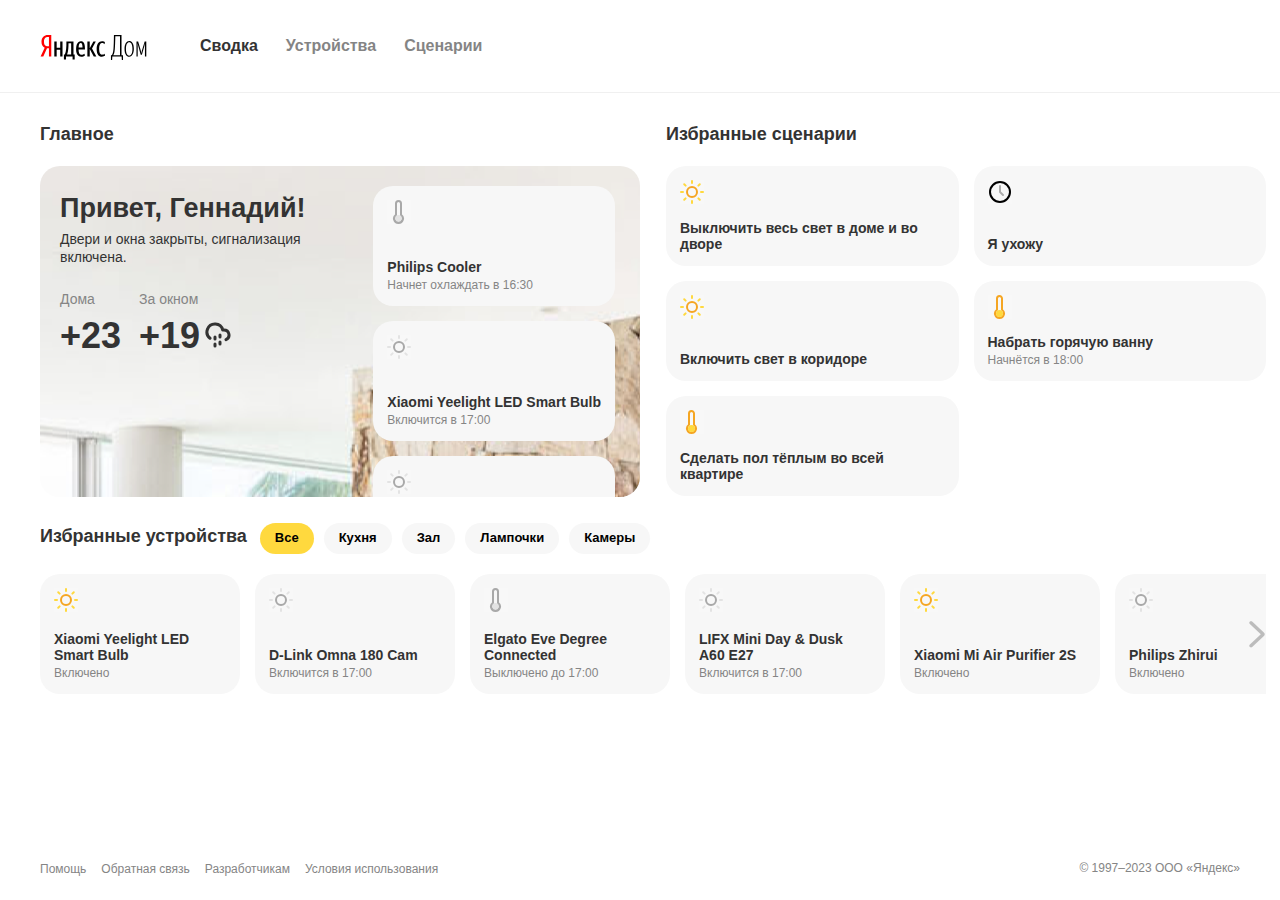
<file: index.html>
<!DOCTYPE html>
<html lang="ru">

<head>
  <meta charset="UTF-8" />
  <meta name="viewport" content="width=device-width, initial-scale=1.0" />
  <title>Яндекс.Дом</title>
  <script type="module" crossorigin src="/assets/index-c41c39b7.js"></script>
  <link rel="stylesheet" href="/assets/index-2fe6a1de.css">
</head>

<body>
  <div id="root"></div>
  
</body>

</html>
</file>
<file: assets/index-2fe6a1de.css>
html,body,div,span,applet,object,iframe,h1,h2,h3,h4,h5,h6,p,blockquote,pre,a,abbr,acronym,address,big,cite,code,del,dfn,em,img,ins,kbd,q,s,samp,small,strike,strong,sub,sup,tt,var,b,u,i,center,dl,dt,dd,ol,ul,li,fieldset,form,label,legend,table,caption,tbody,tfoot,thead,tr,th,td,article,aside,canvas,details,embed,figure,figcaption,footer,header,hgroup,menu,nav,output,ruby,section,summary,time,mark,audio,video{margin:0;padding:0;border:0;font-size:100%;font:inherit;vertical-align:baseline}article,aside,details,figcaption,figure,footer,header,hgroup,menu,nav,section{display:block}body{line-height:1}ol,ul{list-style:none}blockquote,q{quotes:none}blockquote:before,blockquote:after,q:before,q:after{content:"";content:none}table{border-collapse:collapse;border-spacing:0}html{font-size:100%;font-family:Arial,sans-serif;line-height:1.25}body{display:flex;flex-direction:column;font-family:inherit;line-height:inherit;margin:0}html,body{height:100%}.a11y-hidden{position:absolute;left:auto;height:1px;width:1px;top:0;overflow:hidden;clip:rect(1px 1px 1px 1px)}.header{position:relative;display:flex;flex:0 0 auto;align-items:center;height:5.75rem;margin-bottom:1.875rem;padding:0 2.5rem;font-family:Arial,sans-serif;border-bottom:1px solid #F0F0F0}#root{display:flex;flex-direction:column;height:100%}@media (max-width: 768px){.header{height:4rem;margin-bottom:0;padding:0 0 0 1.25rem;border-bottom:none}}.header__logo{flex:0 0 auto;width:6.75rem;height:2.3125rem;margin-right:3.25rem;background:no-repeat 50% 50% url(/assets/logo-eaa1e9fa.svg);background-size:contain}.header__menu{display:none;width:3.5rem;height:100%;margin:0 0 0 auto;padding:0;background:50% 50% no-repeat transparent url(/assets/icon_list_m@1x-a0e3f459.svg);border:none;border-radius:0;-webkit-appearance:none;-moz-appearance:none;appearance:none;cursor:pointer}@media (max-width: 768px){.header__menu{display:block}}.header__links{display:flex;gap:1.75rem;margin:0;padding:0;list-style:none}@media (max-width: 768px){.header__links{display:none;position:absolute;z-index:1;top:100%;left:0;box-sizing:border-box;flex-direction:column;width:100%;padding:1.25rem;background:#fff;box-shadow:0 2px 6px #c5baba80}.header__links-toggled{display:flex;animation:hideMenu .3s ease-in-out 1;animation-fill-mode:both}.header__links_opened{display:flex;visibility:visible;animation:showMenu .3s ease-in-out 1;animation-fill-mode:both}}@keyframes showMenu{0%{transform:translateY(-1rem);opacity:0}to{transform:translateY(0);opacity:1}}@keyframes hideMenu{0%{transform:translateY(0);opacity:1;visibility:visible}to{transform:translateY(-1rem);opacity:0;visibility:hidden}}.header__item{margin:0;padding:0}.header__link{font-weight:700;opacity:.6;transition:opacity .15s ease-in-out;text-decoration:none;color:#333}.header__link:hover,.header__link_current{opacity:1}.main{display:grid;flex:0 0 auto;grid-template-columns:50% 50%;gap:1.625rem;padding:0 2.5rem}@media (max-width: 768px){.main{padding:0 1.25rem}}@media (max-width: 1024px){.main{grid-template-columns:100%}}.main__devices{grid-column-start:1;grid-column-end:3}@media (max-width: 1024px){.main__devices{grid-column-end:2}}.section__title-header{margin:0;font-size:1.125rem;font-weight:700;color:#333}.section__title{display:flex;align-items:baseline;margin:0 0 1.25rem}@media (max-width: 768px){.section__title{gap:1rem}.section__main-title{display:none}}.section__select{display:none;margin:0 0 0 auto;padding:.4375rem 1.9375rem .5rem 1rem;border:none;border-radius:1.25rem;font-size:.8125rem;font-family:inherit;font-weight:700;background:no-repeat calc(100% - 1rem) 50% #FFD93E url(/assets/arrow-down-171680d7.svg);-webkit-appearance:none;-moz-appearance:none;appearance:none}@media (max-width: 768px){.section__select{display:block}}.section__tabs{display:flex;gap:.625rem;align-items:baseline;margin:0 0 0 .8125rem;padding:0;list-style:none}@media (max-width: 768px){.section__tabs{display:none}}.section__tab{flex:0 0 auto;padding:.4375rem .9375rem .5rem;font-size:.8125rem;font-weight:700;background:#F7F7F7;border-radius:1024px;cursor:pointer;transition:.25s ease-in-out;transition-property:background-color,box-shadow}.section__tab_active{background:#FFD93E}.section__tab:not(.section__tab_active):hover{background:#fff;box-shadow:0 2px 6px #c5baba80}.hero-dashboard{position:relative;box-sizing:border-box;display:flex;gap:.9375rem;height:20.6875rem;background:no-repeat 50% 50% url(/assets/bg@2x-2f3cf28e.png);background-size:1260px;border-radius:1.25rem}@media (max-width: 768px){.hero-dashboard{flex-direction:column;gap:1.25rem;height:auto;margin-bottom:.3125rem;background-image:url([data-uri])}}.hero-dashboard__primary{flex:1 1 auto;padding:1.25rem 0 1.25rem 1.25rem}@media (max-width: 768px){.hero-dashboard__primary{padding:1.25rem 1.25rem 0}}.hero-dashboard__title{margin:.375rem 0;font-size:1.6875rem;font-weight:700;color:#333}@media (max-width: 768px){.hero-dashboard__title{font-size:1.125rem}}.hero-dashboard__subtitle{margin:.375rem 0 0;font-size:.875rem;color:#333}@media (max-width: 768px){.hero-dashboard__subtitle{margin:.3125rem 0 0;font-size:.75rem}}.hero-dashboard__info{display:flex;gap:1.125rem;margin:1.5625rem 0 0;padding:0;list-style:none}@media (max-width: 768px){.hero-dashboard__info{margin-top:.9375rem}}.hero-dashboard__item{margin:0;padding:0}.hero-dashboard__item-title{font-size:.875rem;color:#858585}@media (max-width: 768px){.hero-dashboard__item-title{font-size:.75rem}}.hero-dashboard__item-details{display:flex;align-items:center;margin-top:.25rem;font-size:2.25rem;font-weight:700;color:#333}@media (max-width: 768px){.hero-dashboard__item-details{margin-top:.3125rem;font-size:1.5rem}}.hero-dashboard__icon{width:1.625rem;height:1.625rem;margin-left:.3125rem;background-position:50% 50%;background-repeat:no-repeat;background-size:contain}@media (max-width: 768px){.hero-dashboard__icon{width:1.375rem;height:1.375rem}}.hero-dashboard__icon_rain{background-image:url(/assets/cloud-drizzle-9d977874.svg)}.hero-dashboard__schedule{display:flex;flex:0 0 auto;flex-direction:column;gap:.9375rem;margin:0;padding:1.25rem 1.5625rem 1.25rem 0;overflow:auto;list-style:none;scrollbar-width:none}.hero-dashboard__schedule::-webkit-scrollbar{display:none}@media (max-width: 768px){.hero-dashboard__schedule{flex-direction:row;padding:0 1.25rem 1.25rem}}.event__button{position:relative;display:flex;flex-direction:column;justify-content:end;gap:.1875rem;width:100%;min-width:12.5rem;height:7.5rem;margin:0;padding:.875rem;border-radius:1.25rem;border:none;background:#F7F7F7;text-align:left;transition:.25s ease-in-out;transition-property:background-color,box-shadow;cursor:pointer;-webkit-appearance:none;-moz-appearance:none;appearance:none}.event_slim .event__button{height:6.25rem}.event__button:hover{background:#fff;box-shadow:0 2px 6px #c5baba80}.event__icon{position:absolute;top:.875rem;left:.875rem;width:1.5rem;height:1.5rem;background-repeat:no-repeat;background-position:50% 50%;background-size:contain}.event__icon_temp{background-image:url(/assets/icon_temperature-8192c78c.svg)}.event__icon_temp2{background-image:url(/assets/icon_temperature_2-280b8b1e.svg)}.event__icon_light{background-image:url(/assets/icon_sun-ab3b0fb1.svg)}.event__icon_light2{background-image:url(/assets/icon_sun_2-2ab33762.svg)}.event__icon_schedule{background-image:url(/assets/icon_scheduled-afa335e3.svg)}.event__title{margin:0;font-size:.875rem;font-weight:700;color:#333}.event__subtitle{font-size:.75rem;color:#858585}.event-grid{display:grid;grid-template-columns:repeat(auto-fill,minmax(200px,1fr));gap:.9375rem;margin:0;padding:0;list-style:none}@media (max-width: 768px){.event-grid{display:flex;padding-bottom:.3125rem;overflow:auto;scrollbar-width:none}.event-grid::-webkit-scrollbar{display:none}}.section__panel{padding-bottom:.625rem;overflow-x:auto;scrollbar-width:none}.section__panel::-webkit-scrollbar{display:none}.section__panel_hidden{display:none}.section__panel-list{display:flex;gap:.9375rem;margin:0;padding:0;list-style:none}.section__panel-wrapper{position:relative}.section__arrow{position:absolute;top:0;right:0;width:18px;bottom:10px;background:no-repeat 50% 50% url([data-uri]);transform:rotate(180deg);cursor:pointer}.section__arrow:hover{opacity:.7}.footer{display:flex;flex:0 0 auto;align-items:center;height:4rem;margin-top:auto;padding:0 2.5rem}@media (max-width: 768px){.footer{flex-direction:column;align-items:flex-start;gap:.9375rem;height:auto;padding-top:1rem;padding-bottom:1rem}}.footer__list{display:flex;align-items:baseline;gap:.9375rem;margin:0;padding:0;list-style:none}@media (max-width: 768px){.footer__list{flex-direction:column;align-items:flex-start}}.footer__link{font-size:.75rem;color:#858585;transition:opacity .15s ease-in-out;text-decoration:none}.footer__link:hover{color:#000}.footer__copyright{margin-left:auto;font-size:.75rem;color:#858585}@media (max-width: 768px){.footer__copyright{margin-left:0}}
</file>
